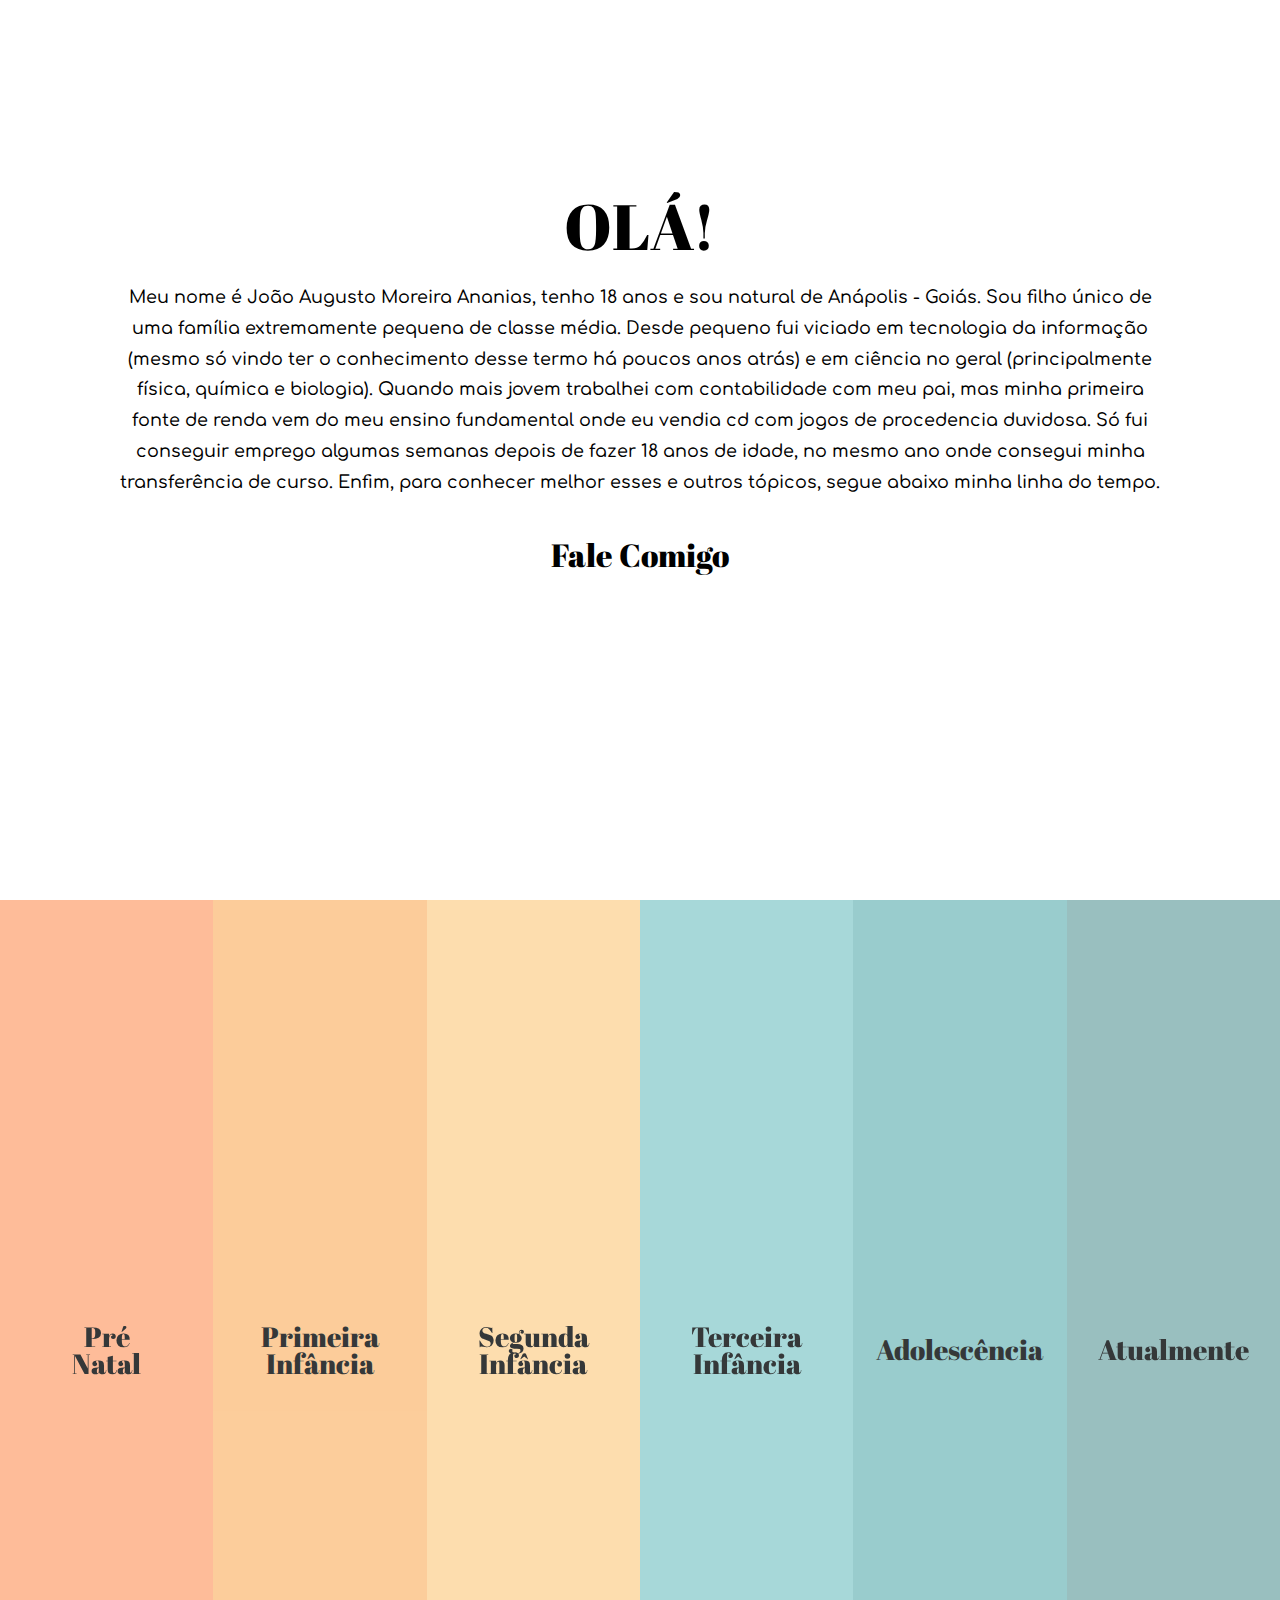
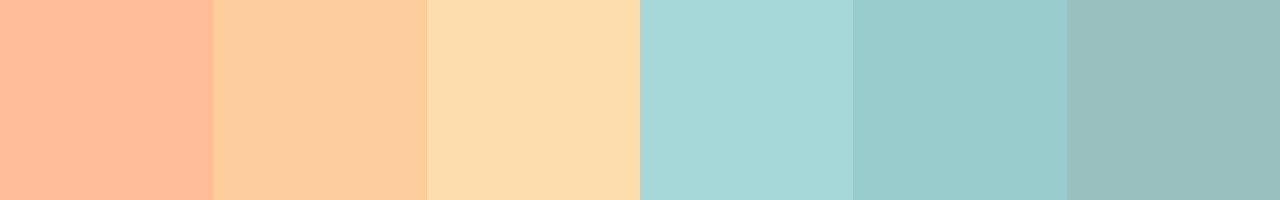
<file: index.html>
<!DOCTYPE html>
<html lang="pt-br">
<head>
    <meta charset="UTF-8">
    <title>Minha Linha do Tempo</title>
    <link href="./css/index.css" rel="stylesheet">
    <meta name="viewport" content="width=device-width, initial-scale=1.0">
    <link rel="icon" type="imagem/png" href="./images/favicon-index.png"/>
</head>
<body>

  <section id="curriculo">
    <div class="apresentacao">
      <h1>Olá!</h1>
      <p>Meu nome é João Augusto Moreira Ananias, tenho 18 anos e sou natural de Anápolis - Goiás. Sou filho único de uma família extremamente pequena de classe média. Desde pequeno fui viciado em tecnologia da informação (mesmo só vindo ter o conhecimento desse termo há poucos anos atrás) e em ciência no geral (principalmente física, química e biologia). Quando mais jovem trabalhei com contabilidade com meu pai, mas minha primeira fonte de renda vem do meu ensino fundamental onde eu vendia cd com jogos de procedencia duvidosa. Só fui conseguir emprego algumas semanas depois de fazer 18 anos de idade, no mesmo ano onde consegui minha transferência de curso. Enfim, para conhecer melhor esses e outros tópicos, segue abaixo minha linha do tempo.</p>
      <a href="./form.html" target="_blank" class="mensagem">Fale Comigo</a>
    </div>
  </section> 
  
  <section id="timeline">

    
    <div class="item" id="a">
      <img class="icone" src="./images/pre.png">
      <div class="ano">
        <p class="cabecalho">Pré <p>Natal</p></p>
      </div>
      <div class="conteudo">
        <h1>antes de 2001</h1>
        <p>É comum pensar que a vida começa com o nascimento. Porém, os nove meses (em média) que o antecedem são responsáveis por um complexo desenvolvimento.</p>
        <a href="./pre-natal.html" class="link">Ler Mais</a>
      </div>
    </div>

    <div class="item" id="b">
      <img class="icone" src="./images/nasc.png" width="100">
      <div class="ano">
        <p class="cabecalho">Primeira <p>Infância</p></p>
      </div>
      <div class="conteudo">
        <h1>2001 até 2004</h1>
        <p>A primeira infância começa com o nascimento e vai até os 3 anos de idade. Nos primeiros meses, os cinco sentidos começam a se desenvolver</p>
        <a href="./primeira.html" class="link">Ler Mais</a>
      </div>
    </div>
    
    <div class="item" id="c">
      <img class="icone" src="./images/crianca.png" width="100">
      <div class="ano">
        <p class="cabecalho">Segunda <p>Infância</p></p>
      </div>
      <div class="conteudo">
        <h1>2004 a 2007</h1>
        <p>A segunda infância vai dos 3 aos 6 anos de idade, e nela o corpo tende a se tornar mais esguio e as partes do corpo começam a se assemelhar, em termos de proporções, com as de um adulto. O apetite tende a diminuir e podem aparecer distúrbios do sono, como insônia.</p>
        <a href="./segunda.html" class="link">Ler Mais</a>
      </div>
    </div>
    
    <div class="item" id="d">
      <img class="icone" src="./images/bully.png" width="100">
      <div class="ano">
        <p class="cabecalho">Terceira <p>Infância</p></p>
      </div>
      <div class="conteudo">
        <h1>2007 a 2012</h1>
        <p>Nesta fase, há uma diminuição do crescimento físico. Existe a tendência de aparecem problemas respiratórios, entretanto, é uma das fases que, em média, nota-se a presença de maior saúde. A escolarização ajuda neste processo e igualmente na estimulação da memória e da linguagem.</p>
        <a href="./terceira.html" class="link">Ler Mais</a>
      </div>
    </div>

    <div class="item" id="e">
      <img class="icone" src="./images/livro.png" width="100">
      <div class="ano">
        <p class="cabecalho">Adolescência</p>
      </div>
      <div class="conteudo">
        <h1>2012 até 2019</h1>
        <p>Segundo o dicionário etimológico: “A palavra “adolescente” vem do particípio presente do verbo em latim adolescere, crescer. Já o particípio passado, adultus deu origem à palavra “adulto”. Em português, as palavras seriam equivalentes a “crescente”e “crescido”, respectivamente”.</p>
        <a href="./adolescencia.html" class="link">Ler Mais</a>
      </div>
    </div>
    
    <div class="item" id="f">
      <img class="icone" src="./images/covid.png" width="100">
      <div class="ano">
        <p class="cabecalho">Atualmente</p>
      </div>
      <div class="conteudo">
        <h1>2020</h1>
        <p>Aqui eu descrevo minhas experiencias entrando no curso de Sistemas de informação na Universidade Estadual de Goiás, meu primeiro emprego e minhas péssimas experiências nos 5 primeiros meses de 2020.</p>
        <a href="./atualmente.html" class="link">Ler Mais</a>
      </div>
    </div>
  </section>      
</body>
</html>
</file>
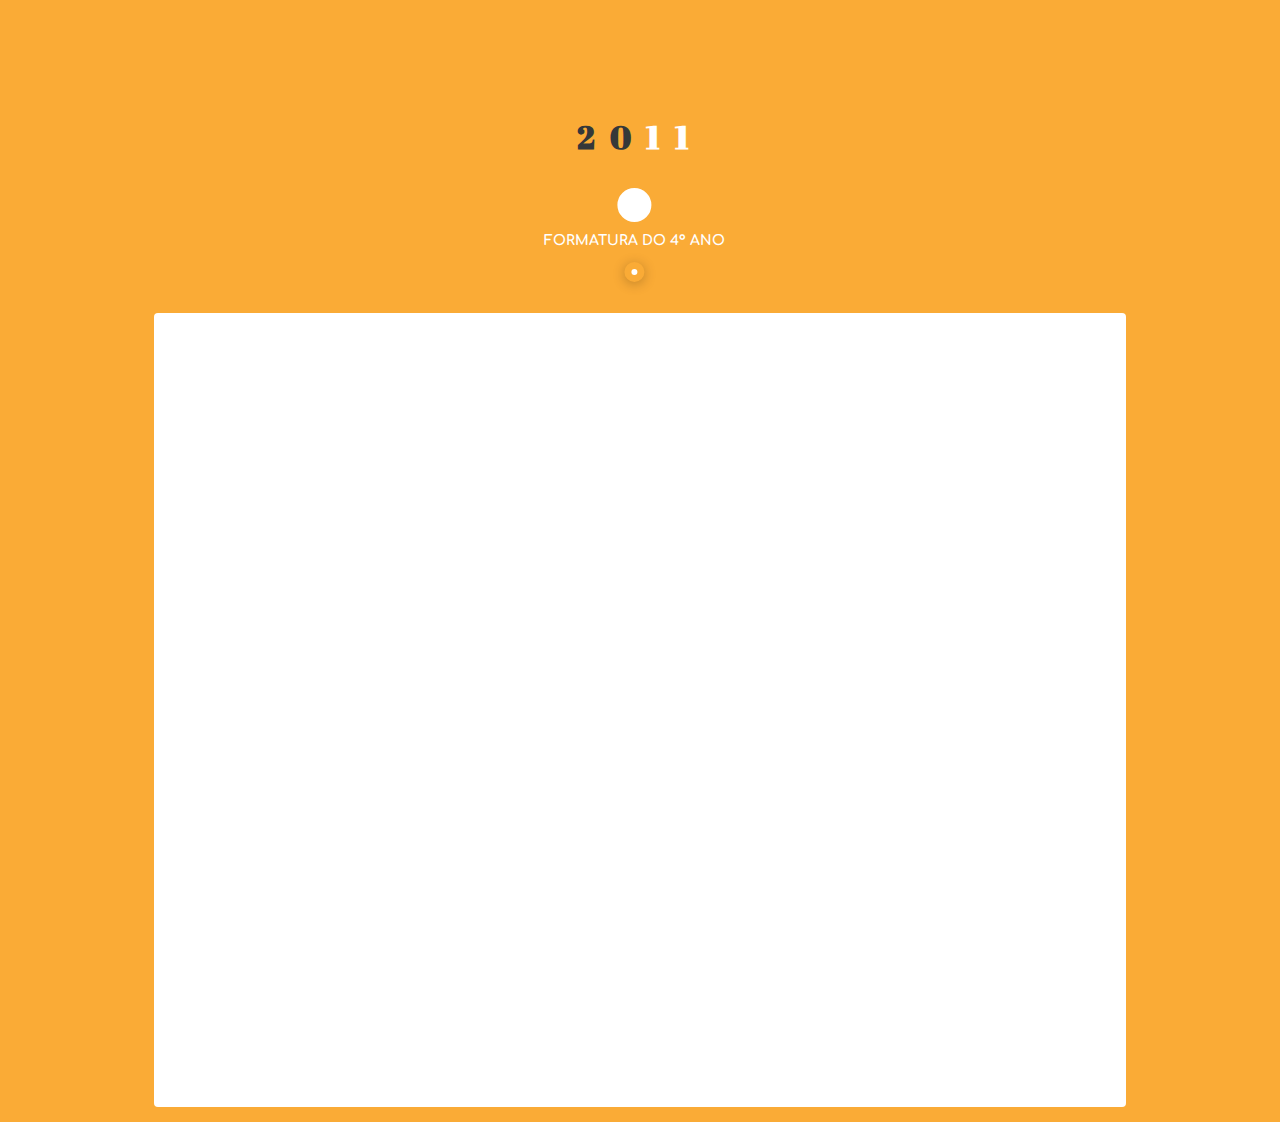
<file: 2011.html>
<!DOCTYPE html>
<html lang="en">
<head>
    <meta charset="UTF-8">
    <title>2011 | Minha Linha do Tempo</title>
    <link rel="stylesheet" href="./css/2011.css">
    <link rel="icon" type="imagem/png" href="./images/favicon-formatura.png"/>
</head>
<body>

  <h1>20<span id="titulo">11</span></h1>

  <div class="menu">
  <div id="barra">
    <ul>
      <li class="passo passo1 ativa"><div class="texto-barra">Formatura do 4&deg Ano</div></li>
    </ul>
  </div>

  <div id="conteudo">
    <div class="conteudo pre-parto ativa">
      <h2>Formatura do 4&deg Ano</h2>
      <p>Sim, eu sei que não existe formatura de 4&deg ano kkkkk. Mas é que onde eu estudava as só tinham turmas até o 4&deg ano, então eles faziam uma festinha mais dedicada aos "formandos" do ano.</p>
      <div class="zoom">
        <figure class="foto">
          <img src="./images/formatura.JPG">
        </figure>
      </div>
      <p style="font-size:small; font-style: italic; width: 600px; margin: auto;">se liga no pae ae só no passinho dos anos 80 (não achei foto minha com a roupa do ben 10 ; -;)</p> 
      <div class="artigo">
        <h2>Curiosidade</h2>
        <ul>
        <li><p>Nesse ano a festa foi a fantasia, e eu, como um grande fã de Ben 10 hgsakushgduhasduk, pedi para minha avó costurar uma camiseta igual a dele (do desenho clássico). Tenho pena da minha avó quando penso nas coisas que pedi para ela fazer quando era mais novo.</p></li>
        </ul>
      </div>
    </div>
  </div>
</div>
</body>
</html>
</file>
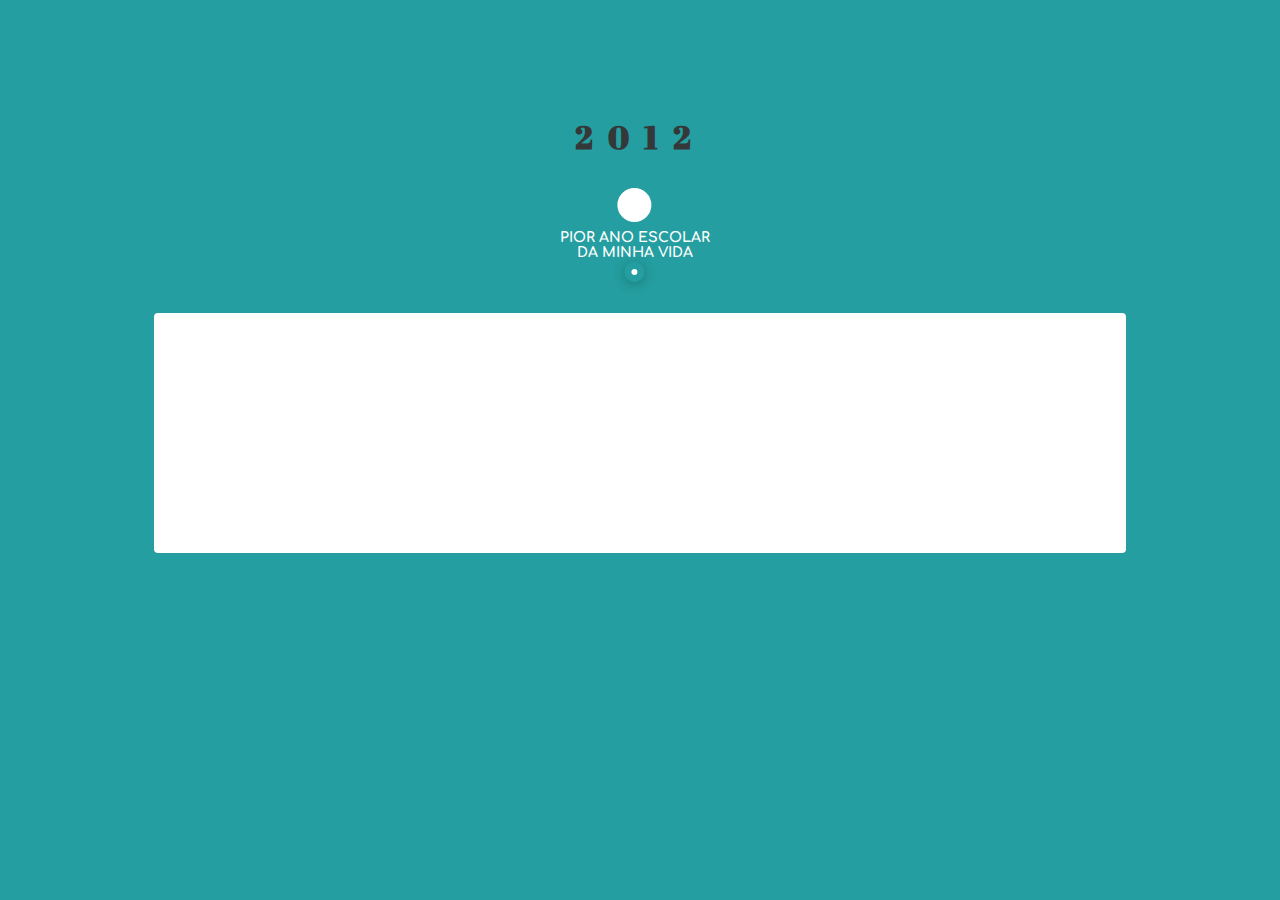
<file: 2012.html>
<!DOCTYPE html>
<html lang="en">
<head>
    <meta charset="UTF-8">
    <title>2012 | Minha Linha do Tempo</title>
    <link rel="stylesheet" href="./css/2012.css">
    <link rel="icon" type="imagem/png" href="./images/favicon-escola.png"/>
</head>
<body>

  <h1>20<span>12</span></h1>

  <div class="menu">
  <div id="barra">
    <ul>
      <li class="passo passo1 ativa"><div class="texto-barra" style="top: 42px;">Pior Ano Escolar<br>da Minha Vida</div></li>
    </ul>
    
    <div id="linha">
      <div id="progresso-linha"></div>
    </div>
  </div>

  <div id="conteudo">
    <div class="conteudo pre-parto ativa">
      <h2>Pior Ano Escolar da Minha Vida</h2>
      <p>De longe o 5&deg foi o pior ano escolar da minha vida. Eu saí de uma escola pequenininha (para terem ideia, no meu 4º tinham 5 pessoas na sala) para uma escola bem maior. Mas esse não foi o ponto negativo dessa troca, e sim as próprias pessoas de lá, desde alunos até professores. Foi quando eu comecei a desenvolver uma fobia social mais forte (por conta de bullying, e essas coisas).</p>
    </div>
</div>
</body>
</html>
</file>
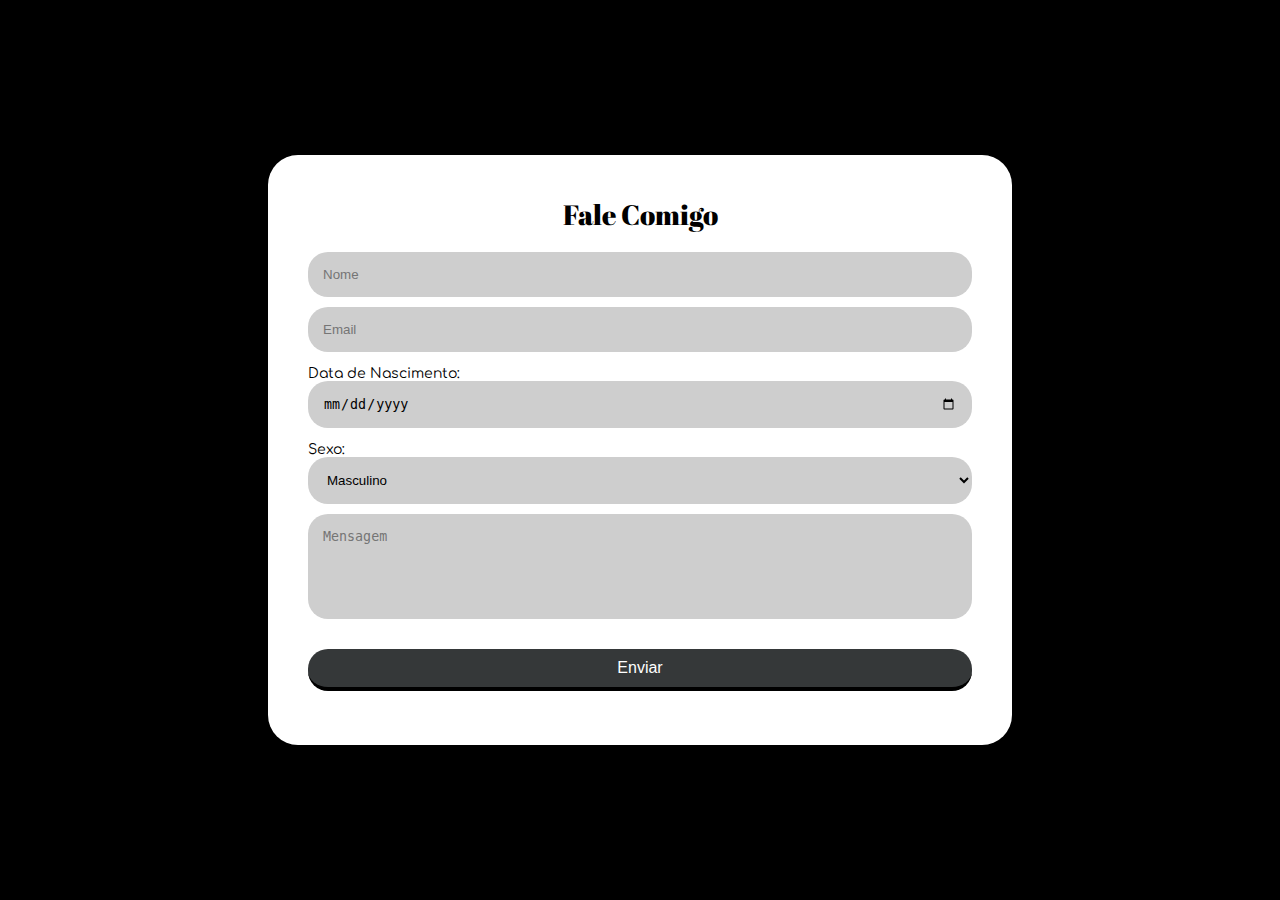
<file: form.html>
<!DOCTYPE html>
<html lang="en">
<head>
    <meta charset="UTF-8">
    <title>Fale Comigo</title>
    <link rel="stylesheet" href="./css/form.css">
    <link rel="icon" type="imagem/png" href="./images/favicon-ueg.png"/>
</head>
<body>
  
  <form method="post" action="mailto:joaoaugustoananias@gmail.com">
    <div class="conteudo">

      <h1>Fale Comigo</h1>

      <input type="text" placeholder="Nome">

      <input type="email" placeholder="Email">

      <p>Data de Nascimento:<input type="date"></p>

      <p><label for="sexo">Sexo:</label>
        <select id="sexo">
                <option>Masculino</option>
                <option>Feminino</option>                            
                <option>Outro</option>
        </select>

      <textarea placeholder="Mensagem" rows="5"></textarea>

      <button type="submit">Enviar</button>
    </div>
  </form>
</body>
</html>
</file>
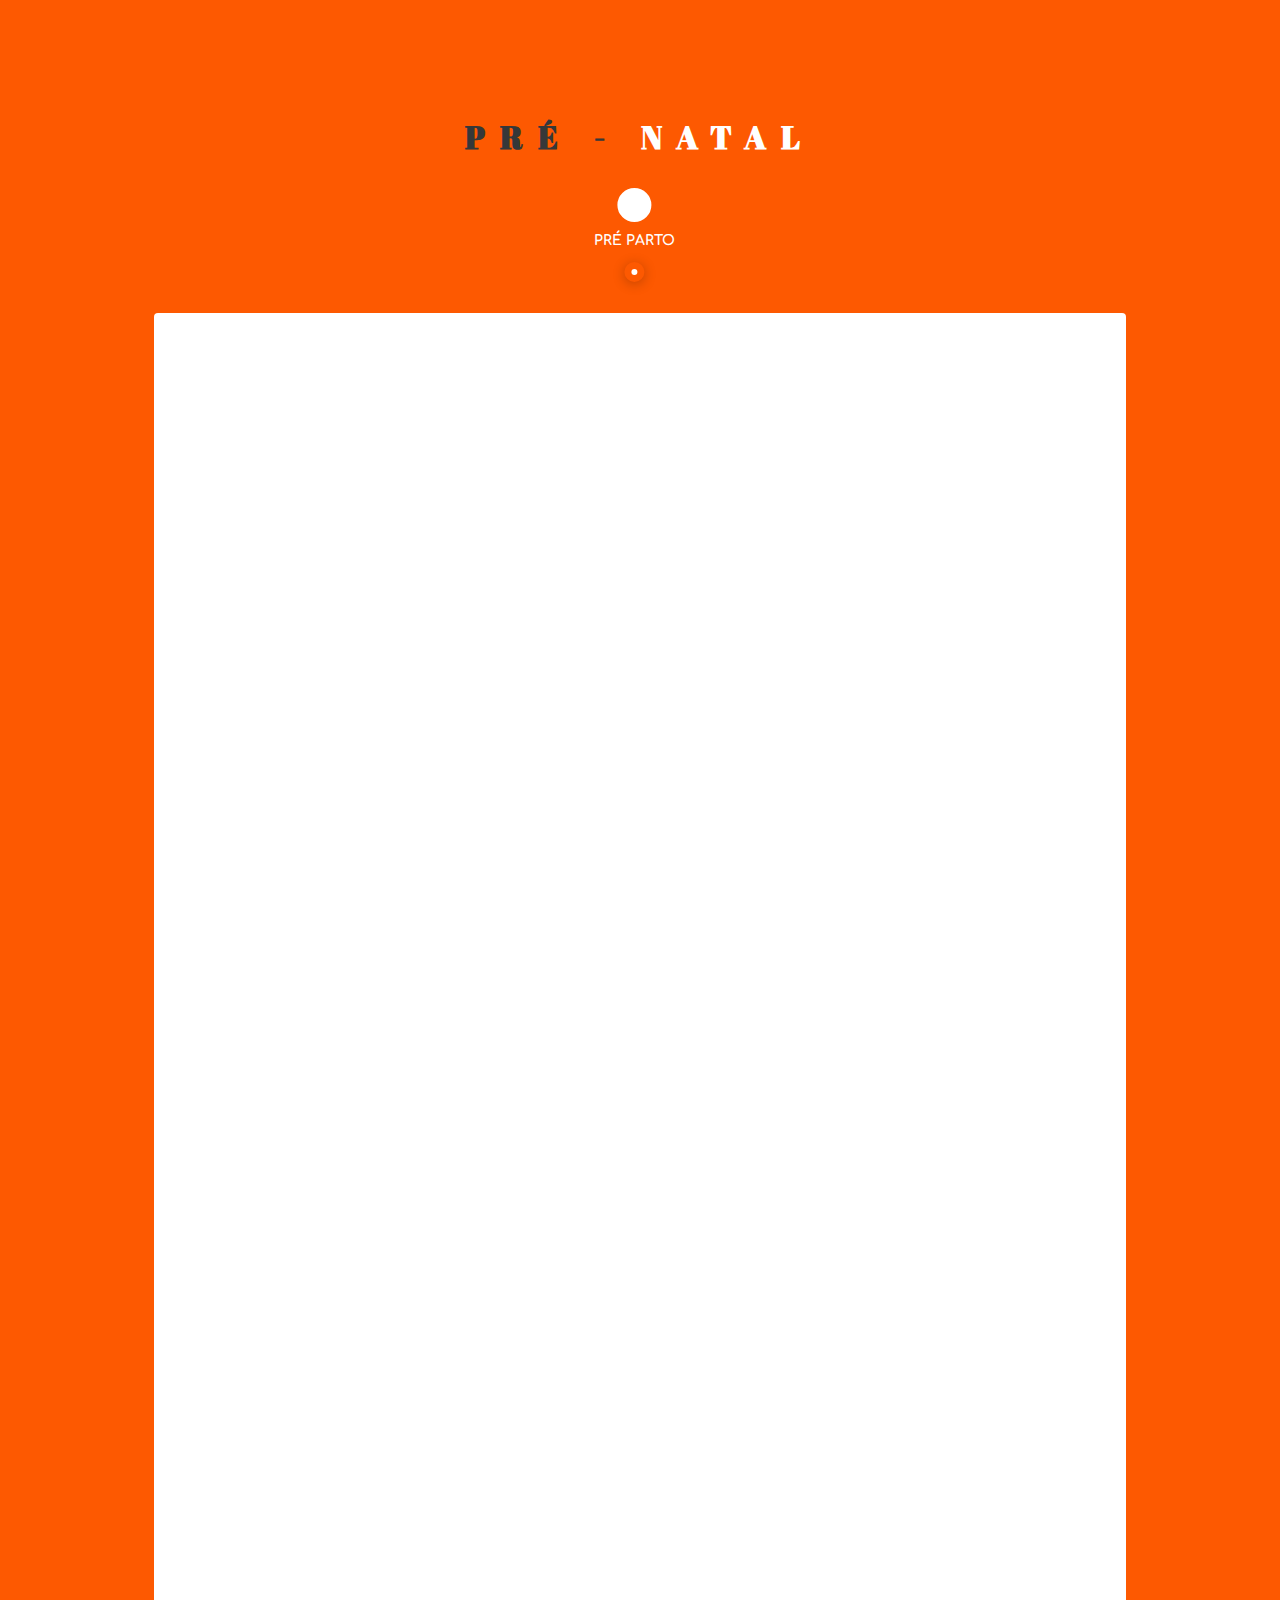
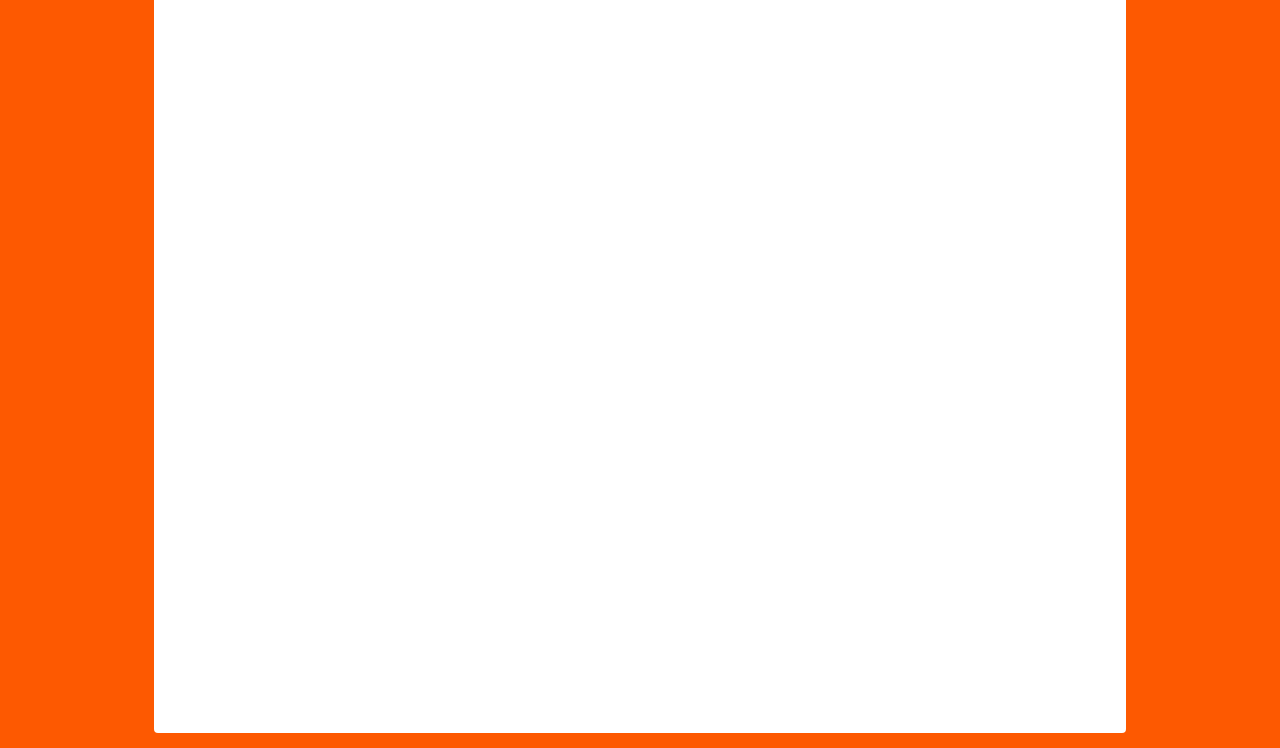
<file: pre-natal.html>
<!DOCTYPE html>
<html lang="en">
<head>
    <meta charset="UTF-8">
    <title>Pré-Natal</title>
    <link rel="stylesheet" href="./css/pre-natal.css"
    .css">
    <link rel="icon" type="imagem/png" href="./images/favicon-bebe.png"/>
</head>
<body>

  <h1>Pré - <span id="titulo">Natal</span></h1>

  <div class="menu">
  <div id="barra">
    <ul>
      <li class="passo passo1 ativa"><div class="texto-barra">Pré parto</div></li>
    </ul>
    
    <div id="linha">
      <div id="progresso-linha"></div>
    </div>
  </div>

  <div id="conteudo">
    <div class="conteudo pre-parto ativa">
      <h2>Antes de Nascer</h2>
      <p>Como acontece com todo mundo, minha história, de fato, começa antes de eu nascer. No dia 25/02/2001 minha mãe desconfiou que estava me esperando. Mas a certeza foi quando ela fez o exame e foi confirmada a gravidez no dia 14/03/2001 (por ultrassom).</p>
      <div class="zoom">
        <figure class="foto">
          <img src="./images/mae.png" width="400px" style="margin: 20px;"><p style="font-size:small; font-style: italic;">man, se liga no tamanho dessa barriga... tenho dó da minha mãe, de verdade</p>
        </figure>
      </div>
      <div class="artigo">
        <h2>Curiosidades</h2>
        <ul>
        <li><p>Minhã mãe diz que começei a me mexer na barriga dela na 5&ordf semana.<br/></p></li>
        <li><p>Nasci no dia 16 de novembro de 2001 às 13:00 horas, na cidade de Anápolis. Cheguei ao mundo pesando 4,69 kg e medindo 55 centímetros.<br/></p></li>
        <li><p>Minha mãe diz que o significado do meu nome é Deus da misericórdia, sagrado e sublime e foi escolhido porque "Mesmo antes de nascer já era muito especial para todos nós" (palavras dela kkkk, porque ela que escolheu meu nome com uns pitacos da minha avó materna e poucos do meu pai).<br/></p></li>
        <li><p>Aaaaaaaaaaa, ela diz que a primeira vez que eu me mexi foi ao som de Bundinha de Tanajura. Se tu não conheçe não vai ser eu que vou te mostrar kkkkkk.</p></li>
        </ul>
      </div>
      <div class="zoom">
        <figure class="foto">
          <img src="./images/u1.jpeg" width="400px">
        </figure>
      </div>
      <div class="zoom">
        <figure class="foto">
          <img src="./images/u1.jpeg" width="400px">
        </figure>
      </div>
      <p style="font-size:small; font-style: italic; width: 600px; margin: auto;">exatamente, isso é o que você ta pensando. eu garimpei minhas ultrassons pra colocar nessa linha do tempo. não sei porque, só queria mesmo.</p>
    </div>
    
    <div class="conteudo nascimento">
      <h2>nascimento</h2>
      <p>Meu nome é <span style="text-decoration: line-through; font-size: 10pt;">Samara, tenho 14 anos (teria se e estivesse viva), morri aos 13 em Cascavel-PR</span> João Augusto Moreira Ananias, filho de Elda Moreira Ananias e Jamerson Teixeira Ananias. Nasci numa quinta feira no mesmo dia que Tirulipa, Carla Perez e William Bonner (ta aí a prova que signos não interferem em nada jakjakjakjakahsahkahs).João Augusto Moreira Ananias, filho de Elda Moreira Ananias e Jamerson Teixeira Ananias. Nasci numa quinta feira no mesmo dia que Tirulipa, Carla Perez e William Bonner (ta aí a prova que signos não interferem em nada jakjakjakjakahsahkahs).</p>
    
      <div class="zoom">
        <figure class="foto">
          <img src="./images/eu.jpg" width="300px">
        </figure>
      </div>
      <p style="font-size:small; font-style: italic; width: 600px; margin: auto;">vemos aqui eu, com 1 mês de vida, já olhando para o céu e perguntando: "Deus, porque me colocaste aqui?"</p>
    </div>
    
    <div class="conteudo aniversario">
      <h2>aniversário de 1 ano</h2>
      <p>Até hoje não entendo muito bem o porque fazer uma aniversário de 1 ano super mirabolante. Porque pensa comigo, o aniversariante, provavelmente, não irá se lembrar do dia e na verdade quem fica se gabando da festa, normalmente, são os pais kasjkajskajskjas. Mas enfim, comigo não foi diferente, meus pais fizeram uma festa até que bem grande, principalmente quando se compara com as minhas outras (que em vários anos nem aconteceram).</p>
    
      <div class="zoom">
        <figure class="foto">
          <img src="./images/aniv.jpg" width="300px">
        </figure>
      </div>
      <p style="font-size:small; font-style: italic; width: 600px; margin: auto;">eu e minha prima comendo boli no fim da minha festa de aniversário, por incrível que pareça essa foi a melhor foto que eu achei. e quem eu to querendo enganar? eu sou sequelado desde que nasci, se liga nessa bocona ae</p>

      <div class="zoom">
        <figure class="foto">
          <img src="./images/wtf.JPG" width="300px">
        </figure>
      </div>
      <p style="font-size:small; font-style: italic; width: 600px; margin: auto;">infelizmente não achei mais fotos do meu aniversário de 1 ano, então fiquem aí com a minha cara ESTUPEFATO</p>
    </div>  
  </div>
</div>
</body>
</html>
</file>
<file: css/index.css>
@import url('https://fonts.googleapis.com/css2?family=Abril+Fatface&display=swap');
@import url('https://fonts.googleapis.com/css2?family=Comfortaa:wght@300;500;700&display=swap');

html {
  scroll-behavior: smooth;
}

body {
  font-family: 'Comfortaa', cursive;
  font-size: 16px;
  line-height: 1.75;
  padding: 0;
  margin: 0;
  overflow-x: hidden;
}
#timeline {
  display: flex;
}
#timeline:hover .item {
  width: 16.6666667%;
}

#timeline > #a {
  background-color: #fd5901;
}

#timeline > #b {
  background-color: #F78104;
}

#timeline > #c {
  background-color: #FAAB36;
}

#timeline > #d {
  background-color: #249EA0;
}

#timeline > #e {
  background-color: #008083;
}

#timeline > #f {
  background-color: #005F60;
}

#curriculo {
  width: 100vw;
  height: 100vh;
  background: #fff;
}

.apresentacao {
  text-align: center;
  padding-top: 170px;
}

#curriculo .apresentacao h1 {
  font-family: 'Abril Fatface', cursive;
  text-transform: uppercase;
  font-weight: 100;
  font-size: 4em;
  margin: auto;
}

.apresentacao p {
  font-weight: 500;
  font-size: 1.1rem;
  max-width: 1050px;
  margin: auto;
  margin-bottom: 30px;
}

.apresentacao a {
  font-family: 'Abril Fatface', cursive;
  font-weight: 300;
  font-size: 2rem;
  color: black;
  text-decoration: none;
}

.item {
  transform: translate3d(0, 0, 0);
  position: relative;
  width: 25%;
  height: 100vh;
  min-height: 600px;
  overflow: hidden;
  transition: width 0.5s ease;
}
.item:after {
  content: "";
  position: absolute;
  left: 0;
  top: 0;
  width: 100%;
  height: 100%;
}
.item:after {
  background: rgba(255, 255, 255, 0.6);
  opacity: 1;
  transition: opacity 0.5s ease;
}

.item:hover {
  width: 30% !important;
}

.item:hover:after {
  opacity: 0;
}
.item:hover:before {
  opacity: 1;
  transform: translateY(0);
  transition: opacity 1s ease, transform 1s ease 0.25s;
}
.item:hover .conteudo {
  opacity: 1;
  transform: translateY(0);
  transition: all 0.75s ease 0.5s;
}

.item:hover .ano {
  top: 45%;
  transition: all 0.75s ease 0.5s;
}

.conteudo {
  transform: translateY(25px);
  position: relative;
  z-index: 1;
  text-align: center;
  margin: 0 1.618em;
  top: 50%;
  opacity: 0;
  animation: all ease 0.3s;
}
.conteudo h1 {
  font-family: 'Comfortaa', cursive;
  font-weight: 700;
  text-transform: uppercase;
  color: white;
  font-size: 1.1rem;
  font-weight: normal;
}

.conteudo p {
  font-weight: 500;
  font-size: 1rem;
  color: white;
}

.conteudo a {
  font-family: 'Comfortaa', cursive;
  color: white;
  font-weight: 300;
  font-size: 1rem;
  width: 100%;
  height: 100%;
  text-decoration: none;
  background-color: rgba(0, 0, 0, 0);
  border: solid 1px white;
  padding: 2vh;
  border-radius: 40px;
}

.ano {
  display: block;
  position: absolute;
  top: 50%;
  left: 50%;
  transform: translateX(-50%) translateY(-50%);
  z-index: 1;
  padding: 100px;
}
.ano p {
  font-family: 'Abril Fatface', cursive;
  color: #353839;
  font-size: 1.728rem;
  line-height: 0;
  font-weight: 400;
  text-align: center;
}

.item:hover .ano p {
  color: white;
  transition: all ease-in 0.7s;
}

.icone {
  position: absolute;
  opacity: 0;
  left: calc(50% - 50px);
  top: 150px;
}

.item:hover .icone {
  opacity: 1;
  transition: all 0.7s ease-in;
}
</file>
<file: css/2011.css>
@import url('https://fonts.googleapis.com/css2?family=Abril+Fatface&display=swap');
@import url('https://fonts.googleapis.com/css2?family=Comfortaa:wght@300;500;700&display=swap');

body {
	margin:0;
	font-family: 'Comfortaa', cursive;
  	background-color:#FAAB36;
  	color:#353839;
}

h1 {
	font-family: 'Abril Fatface', cursive;
	color:#353839;
	font-weight:700;
	margin-top:125px;	 
	text-align:center;
	text-transform:uppercase;
	letter-spacing:15px;
	line-height:23px;
}

span#titulo {
  color: white
}

h2 {
  font-weight: 500;
  font-size: 10pt;
  color: #0c081c;
}

p {
  font-weight: 500;
  color: black;
  font-size: 14pt;
}

.menu {
	margin:auto;
	max-width:1080px;
}

#barra {
	position:relative;
	width:90%;
	transform: translateX(45%);
	height:100px;
	margin-top:65px;
}

#barra ul {
	padding:0;
	margin:0;
	padding-top:15px;
	z-index:9999;
	position:absolute;
	width:100%;
	margin-top:-40px
}

#barra li:before {
	content:" ";
	display:block;
	margin:auto;
	width:30px;
	height:30px;
	border-radius:50%;
	border:solid 2px #fff;
	transition:all ease 0.3s;
     
}

#barra li.ativa:before, #barra li:hover:before {
	border:solid 2px #fff;
       	 
	background: #fff; 
}

#barra li {
	list-style:none;
	float:left;
	width:20%;
	text-align:center;
	color:#353839;
	text-transform:uppercase;
	font-size:11px;
	cursor:pointer;
	font-weight:700;
	transition:all ease 0.2s;
	vertical-align:bottom;
	height:60px;
	position:relative;
}

#barra li .texto-barra {
	position:absolute;
	width:100%;
	bottom:0;
  font-size: 14px;
}

#barra li.ativa, #barra li:hover {
	color: #fff;
}

#barra li:after {
	content:" ";
	display:block;
	width:6px;
	height:6px;
	background:#353839;
	margin:auto;
	border:solid 7px #FAAB36;
	border-radius:50%;
	margin-top:40px;
	box-shadow:0 2px 13px -1px rgba(0,0,0,0.3);
	transition:all ease 0.2s;   
}

#barra li:hover:after {
	background:#fff;
}

#barra li.ativa:after {
	background:#fff;
}

#conteudo {
	width:90%;
	margin: auto;
	background: white ;
	border-radius: 4px;
}

#conteudo .conteudo {
	padding:30px 40px;
	text-align:center;
}

#conteudo .conteudo h2 {
	font-size:17px;
	text-transform:uppercase;
  color:rgb(50, 50, 50);
	letter-spacing:1px;
}

#conteudo .conteudo p {
	font-size:16px;
	line-height:1.8em;
	color:gray;
}

#conteudo .conteudo {
	display:none;
	animation: FadeInUp 700ms ease 1;
	animation-fill-mode:forwards;
	transform:translateY(15px);
	opacity:0;
}

#conteudo .ativa {
	display:block;
}

div.artigo {
	width: 650px;
	margin: auto;
	margin-top: 30px;
}

div.artigo h2 {
	border: solid 1px #353839;
	padding: 8px;
	width: 40%;
	margin: auto;
	margin-bottom: 30px;
	border-radius: 40px;
}

div.artigo li {
	text-align: justify;
}

.zoom {
	overflow: hidden;
}

.zoom img{
	width: 400px;
	margin: auto;
	transition: all 0.3s;
}

.zoom:hover img{
	transform: scale(1.15);
}

@keyframes FadeInUp {
	0% {
		transform:translateY(15px);
		opacity:0;
	}
	
	100% {
		transform:translateY(0px);
		opacity:1;
	}
}
</file>
<file: css/2012.css>
@import url('https://fonts.googleapis.com/css2?family=Abril+Fatface&display=swap');
@import url('https://fonts.googleapis.com/css2?family=Comfortaa:wght@300;500;700&display=swap');

body {
	margin:0;
	font-family: 'Comfortaa', cursive;
  	background-color:#249EA0;
  	color:#353839;
}

h1 {
	font-family: 'Abril Fatface', cursive;
	color:#353839;
	font-weight:700;
	margin-top:125px;	 
	text-align:center;
	text-transform:uppercase;
	letter-spacing:15px;
	line-height:23px;
}

span#titulo {
  color: white
}

h2 {
  font-weight: 500;
  font-size: 10pt;
  color: #0c081c;
}

p {
  font-weight: 500;
  color: black;
  font-size: 14pt;
}

.menu {
	margin:auto;
	max-width:1080px;
}

#barra {
	position:relative;
	width:90%;
	transform: translateX(45%);
	height:100px;
	margin-top:65px;
}

#barra ul {
	padding:0;
	margin:0;
	padding-top:15px;
	z-index:9999;
	position:absolute;
	width:100%;
	margin-top:-40px
}

#barra li:before {
	content:" ";
	display:block;
	margin:auto;
	width:30px;
	height:30px;
	border-radius:50%;
	border:solid 2px #fff;
	transition:all ease 0.3s;
     
}

#barra li.ativa:before, #barra li:hover:before {
	border:solid 2px #fff;
       	 
	background: #fff; 
}

#barra li {
	list-style:none;
	float:left;
	width:20%;
	text-align:center;
	color:#353839;
	text-transform:uppercase;
	font-size:11px;
	cursor:pointer;
	font-weight:700;
	transition:all ease 0.2s;
	vertical-align:bottom;
	height:60px;
	position:relative;
}

#barra li .texto-barra {
	position:absolute;
	width:100%;
	bottom:0;
  font-size: 14px;
}

#barra li.ativa, #barra li:hover {
	color: #fff;
}

#barra li:after {
	content:" ";
	display:block;
	width:6px;
	height:6px;
	background:#353839;
	margin:auto;
	border:solid 7px #249EA0;
	border-radius:50%;
	margin-top:40px;
	box-shadow:0 2px 13px -1px rgba(0,0,0,0.3);
	transition:all ease 0.2s;   
}

#barra li:hover:after {
	background:#fff;
}

#barra li.ativa:after {
	background:#fff;
}

#conteudo {
	width:90%;
	margin: auto;
	background: white ;
	border-radius: 4px;
}

#conteudo .conteudo {
	padding:30px 40px;
	text-align:center;
}

#conteudo .conteudo h2 {
	font-size:17px;
	text-transform:uppercase;
  color:rgb(50, 50, 50);
	letter-spacing:1px;
}

#conteudo .conteudo p {
	font-size:16px;
	line-height:1.8em;
	color:gray;
}

#conteudo .conteudo {
	display:none;
	animation: FadeInUp 700ms ease 1;
	animation-fill-mode:forwards;
	transform:translateY(15px);
	opacity:0;
}

#conteudo .ativa {
	display:block;
}

div.artigo {
	width: 650px;
	margin: auto;
	margin-top: 30px;
}

div.artigo h2 {
	border: solid 1px #353839;
	padding: 8px;
	width: 40%;
	margin: auto;
	margin-bottom: 30px;
	border-radius: 40px;
}

div.artigo li {
	text-align: justify;
}

.zoom {
	overflow: hidden;
}

.zoom img{
	width: 400px;
	margin: auto;
	transition: all 0.3s;
}

.zoom:hover img{
	transform: scale(1.15);
}

@keyframes FadeInUp {
	0% {
		transform:translateY(15px);
		opacity:0;
	}
	
	100% {
		transform:translateY(0px);
		opacity:1;
	}
}
</file>
<file: css/form.css>
@import url('https://fonts.googleapis.com/css2?family=Abril+Fatface&display=swap');
@import url('https://fonts.googleapis.com/css2?family=Comfortaa:wght@300;500;700&display=swap');

* {
box-sizing: border-box;
}
html, body {
	min-height: 100vh;
	padding: 0;
	margin: 0;
	font-family: 'Comfortaa', cursive;
	font-size: 14px; 
	color: black;
	overflow: hidden;
}
input, textarea { 
	outline: none;
}
body {
	display: flex;
	justify-content: center;
	align-items: center;
	padding: 20px;
	background: black;
}
h1 {
	font-family: 'Abril Fatface', cursive;
	margin-top: 0;
	font-weight: 100;
	text-align: center;
}
form {
	position: relative;
	width: 80%;
	border-radius: 30px;
	background: white;
}

.conteudo {
	padding: 40px;
}
.conteudo input,
.conteudo textarea, 
.conteudo select {
	display: block;
	width: 100%;
	padding: 15px;
	margin-bottom: 10px;
	border: none;
	border-radius: 20px;
	background: #cecece;
}

.conteudo label{
	margin: auto;	
}

.conteudo textarea {
	resize: none;
}
button {
	width: 100%;
	padding: 10px;
	margin-top: 20px;
	border-radius: 20px;
	border: none;
	border-bottom: 4px solid black;
	background: #353839; 
	font-size: 16px;
	font-weight: 400;
	color: #fff;
}
button:hover {
	background: #3d3e3f;
	cursor: pointer;
} 
@media (min-width: 568px) {
	form {
		width: 60%;
	}
}
</file>
<file: css/pre-natal.css>
@import url('https://fonts.googleapis.com/css2?family=Abril+Fatface&display=swap');
@import url('https://fonts.googleapis.com/css2?family=Comfortaa:wght@300;500;700&display=swap');

body {
	margin:0;
	font-family: 'Comfortaa', cursive;
  	background-color:#FD5901;
	  color:#353839;
	  overflow-x: hidden;
}

h1 {
	font-family: 'Abril Fatface', cursive;
	color:#353839;
	font-weight:700;
	margin-top:125px;	 
	text-align:center;
	text-transform:uppercase;
	letter-spacing:15px;
	line-height:23px;
}

span#titulo {
  color: white
}

h2 {
  font-weight: 500;
  font-size: 10pt;
  color: #0c081c;
}

p {
  font-weight: 500;
  color: black;
  font-size: 14pt;
}

.menu {
	margin:auto;
	max-width:1080px;
}

#barra {
	position:relative;
	width:90%;
	transform: translateX(45%);
	height:100px;
	margin-top:65px;
}

#barra ul {
	padding:0;
	margin:0;
	padding-top:15px;
	z-index:9999;
	position:absolute;
	width:100%;
	margin-top:-40px
}

#barra li:before {
	content:" ";
	display:block;
	margin:auto;
	width:30px;
	height:30px;
	border-radius:50%;
	border:solid 2px #fff;
	transition:all ease 0.3s;
     
}

#barra li.ativa:before, #barra li:hover:before {
	border:solid 2px #fff;
       	 
	background: #fff; 
}

#barra li {
	list-style:none;
	float:left;
	width:20%;
	text-align:center;
	color:#353839;
	text-transform:uppercase;
	font-size:11px;
	cursor:pointer;
	font-weight:700;
	transition:all ease 0.2s;
	vertical-align:bottom;
	height:60px;
	position:relative;
}

#barra li .texto-barra {
	position:absolute;
	width:100%;
	bottom:0;
  font-size: 14px;
}

#barra li.ativa, #barra li:hover {
	color: #fff;
}

#barra li:after {
	content:" ";
	display:block;
	width:6px;
	height:6px;
	background:#353839;
	margin:auto;
	border:solid 7px #FD5901;
	border-radius:50%;
	margin-top:40px;
	box-shadow:0 2px 13px -1px rgba(0,0,0,0.3);
	transition:all ease 0.2s;   
}

#barra li:hover:after {
	background:#fff;
}

#barra li.ativa:after {
	background:#fff;
}

#conteudo {
	width:90%;
	margin: auto;
	background: white ;
	border-radius: 4px;
}

#conteudo .conteudo {
	padding:30px 40px;
	text-align:center;
}

#conteudo .conteudo h2 {
	font-size:17px;
	text-transform:uppercase;
  color:rgb(50, 50, 50);
	letter-spacing:1px;
}

#conteudo .conteudo p {
	font-size:16px;
	line-height:1.8em;
	color:gray;
}

#conteudo .conteudo {
	display:none;
	animation: FadeInUp 700ms ease 1;
	animation-fill-mode:forwards;
	transform:translateY(15px);
	opacity:0;
}

#conteudo .ativa {
	display:block;
}

div.artigo {
	width: 650px;
	margin: auto;
	margin-top: 30px;
}

div.artigo h2 {
	border: solid 1px #353839;
	padding: 8px;
	width: 40%;
	margin: auto;
	margin-bottom: 30px;
	border-radius: 40px;
}

div.artigo li {
	text-align: justify;
}

.zoom {
	overflow: hidden;
}

.zoom img{
	width: 400px;
	margin: auto;
	transition: all 0.3s;
}

.zoom:hover img{
	transform: scale(1.15);
}

@keyframes FadeInUp {
	0% {
		transform:translateY(15px);
		opacity:0;
	}
	
	100% {
		transform:translateY(0px);
		opacity:1;
	}
}

.left {
	position: absolute;
	bottom: 630px;
	left: 70px;
	width: 20px;
	height: 20px;
	transform: translateY(-80px) rotate(135deg);
  }
  
  .left span {
	position: absolute;
	top: 0;
	left: 0;
	display: block;
	width: 100%;
	height: 100%;
	border-bottom: 2px solid #fff;
	border-right: 2px solid #fff;
	animation: animate 1.5s linear infinite;
	opacity: 0;
  }
  
  .left span:nth-child(1) {
	transform: translate(-15px, -15px);
	animation-delay: -0.4s;
  }
  
  .left span:nth-child(2) {
	transform: translate(0, 0);
	animation-delay: -0.2s;
  }
  
  .left span:nth-child(3) {
	transform: translate(15px, 15px);
	animation-delay: 0s;
  }
  
  @keyframes animate {
	0%
	{
		top: -5px;
		left: -5px;
		opacity: 0;
	}
	25%
	{
		top: 0px;
		left: 0px;
		opacity: 1;
	}
	50%, 100%
	{
		top: 5px;
		left: 5px;
		opacity: 0;
	}
  }
</file>
